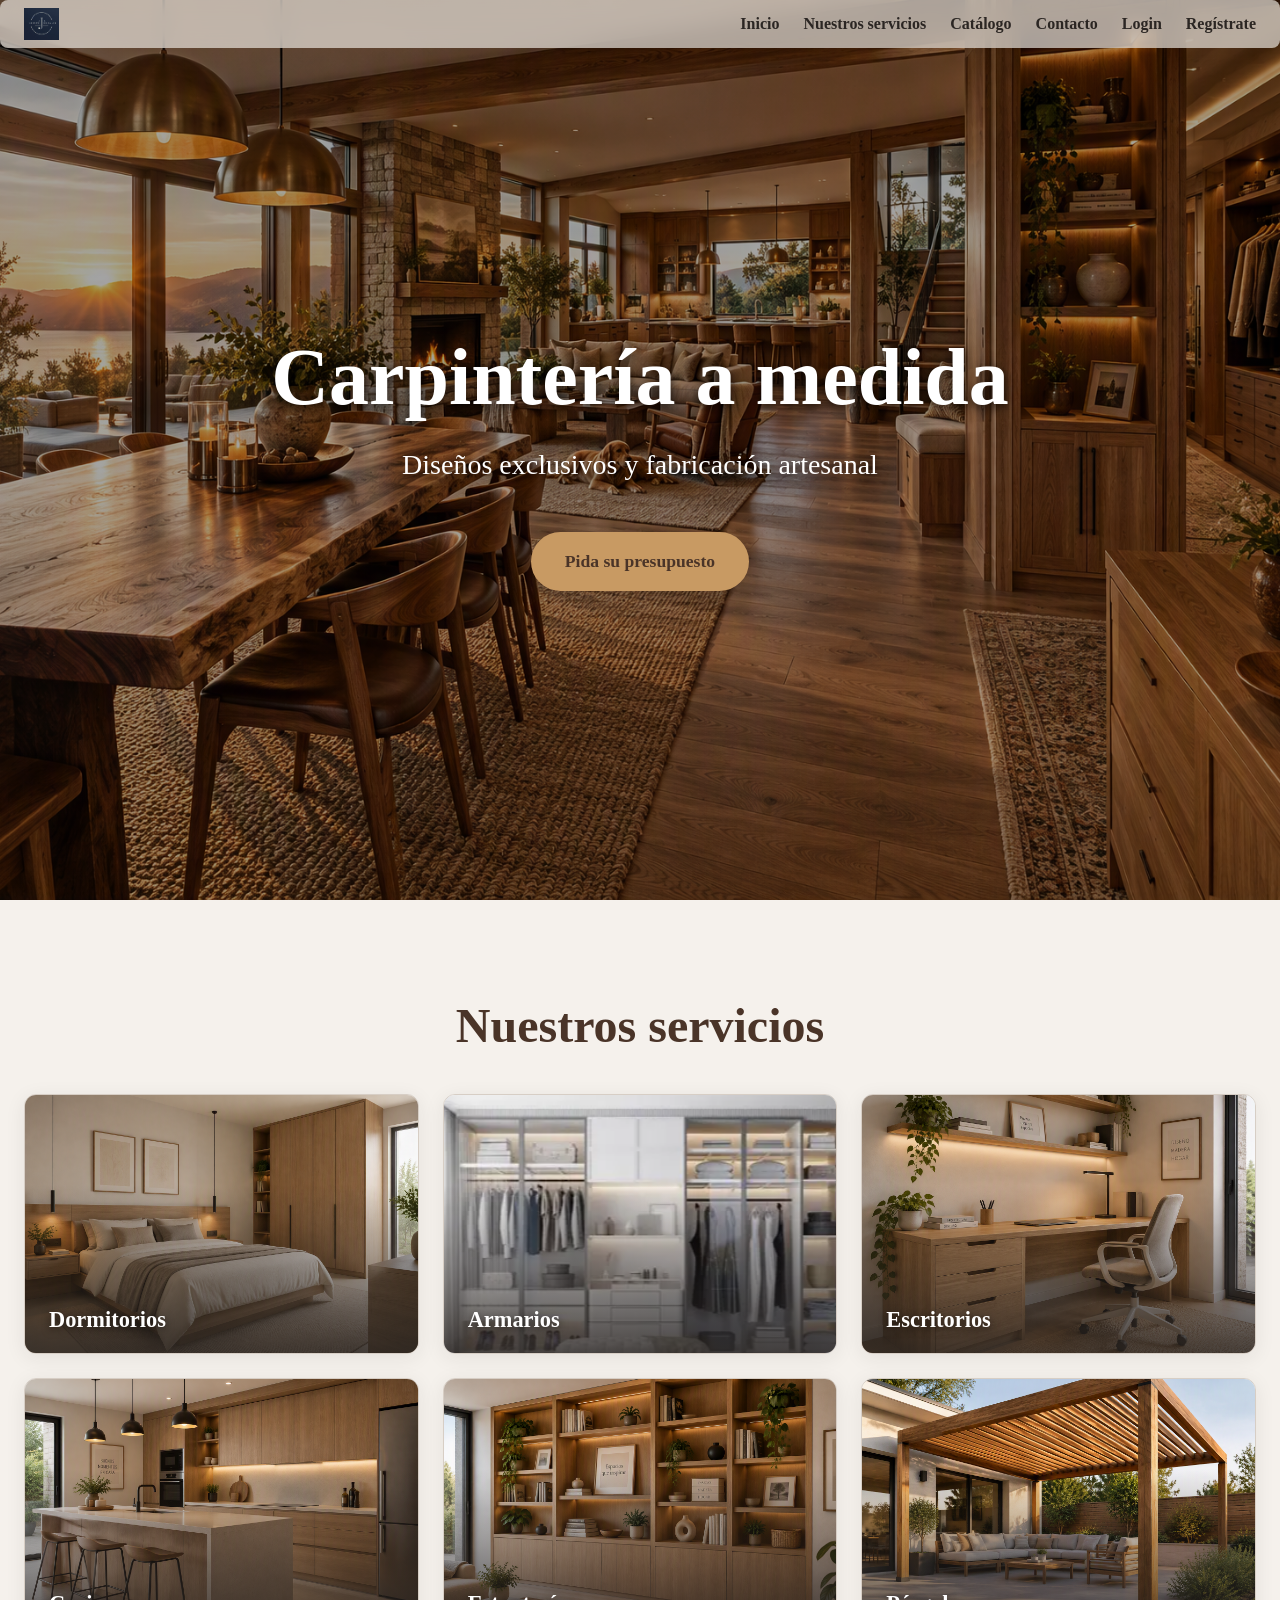
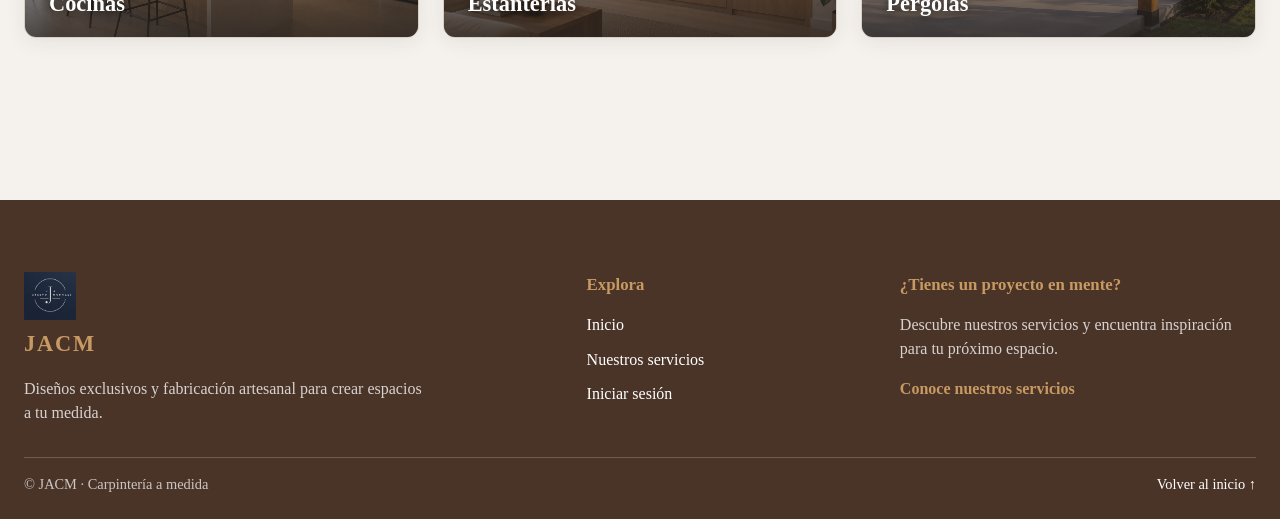
<file: index.html>
<!DOCTYPE html>
<html lang="es">
<head>
    <meta charset="UTF-8">
    <meta name="viewport" content="width=device-width, initial-scale=1.0">
    <title>Plantilla base del proyecto</title>
    <link rel="stylesheet" href="styles.css">
    <link rel="stylesheet" href="inicio.css">
</head>
<body>
    <header>
        <div class="contenedor-logo">
            <img src="img/Logo_JACM recortado.png" alt="Logo">
        </div>
        <button class="menu-toggle" type="button" aria-label="Abrir menú" aria-expanded="false" aria-controls="menu-principal">
            <span></span>
            <span></span>
            <span></span>
        </button>
        <nav class="contenedor-navegacion" id="menu-principal" aria-label="Navegación principal">
            <a href="index.html">Inicio</a>
            <a href="#servicios">Nuestros servicios</a>
            <a href="catalogo">Catálogo</a>
            <a href="#contacto">Contacto</a>
            <a href="login.html">Login</a>
            <a href="registro.html">Regístrate</a>
        </nav>
    </header>
    <div class="contenedor-hero" id="inicio">
        <p>Carpintería a medida
            <span>Diseños exclusivos y fabricación artesanal</span>
        </p>
        <button class="btn-principal" id="btn-pedir-presupuesto">Pida su presupuesto</button>
    </div>

    <section class="seccion-servicios" id="servicios">
        <h2>Nuestros servicios</h2>
        <div class="contenedor-servicios">
            <article class="card-servicio">
                <img src="img/dormitorio1.png" alt="Dormitorio de madera a medida">
                <h3>Dormitorios</h3>
            </article>
            <article class="card-servicio">
                <img src="img/armario1.png" alt="Armario de madera a medida">
                <h3>Armarios</h3>
            </article>
            <article class="card-servicio">
                <img src="img/escritorio1.png" alt="Escritorio de madera a medida">
                <h3>Escritorios</h3>
            </article>
            <article class="card-servicio">
                <img src="img/cocina1.png" alt="Cocina de madera a medida">
                <h3>Cocinas</h3>
            </article>
            <article class="card-servicio">
                <img src="img/estanteria1.png" alt="Estantería de madera a medida">
                <h3>Estanterías</h3>
            </article>
            <article class="card-servicio">
                <img src="img/pergola1.png" alt="Pérgola de madera a medida">
                <h3>Pérgolas</h3>
            </article>
        </div>
    </section>

    <footer class="pie-pagina" id="contacto">
        <div class="pie-pagina-contenido">
            <section class="pie-pagina-marca" aria-label="JACM Carpintería a medida">
                <a class="pie-pagina-logo" href="#inicio" aria-label="JACM, volver al inicio">
                    <img src="img/Logo_JACM recortado.png" alt="JACM">
                </a>
                <h2 class="pie-pagina-nombre">JACM</h2>
                <p>Diseños exclusivos y fabricación artesanal para crear espacios a tu medida.</p>
            </section>

            <nav class="pie-pagina-enlaces" aria-label="Enlaces del pie de página">
                <h2>Explora</h2>
                <ul>
                    <li><a href="#inicio">Inicio</a></li>
                    <li><a href="#servicios">Nuestros servicios</a></li>
                    <li><a href="login.html">Iniciar sesión</a></li>
                </ul>
            </nav>

            <section class="pie-pagina-contacto" aria-labelledby="pie-pagina-contacto-titulo">
                <h2 id="pie-pagina-contacto-titulo">¿Tienes un proyecto en mente?</h2>
                <p>Descubre nuestros servicios y encuentra inspiración para tu próximo espacio.</p>
                <a href="#servicios">Conoce nuestros servicios</a>
            </section>
        </div>
        <div class="pie-pagina-base">
            <p>© JACM · Carpintería a medida</p>
            <a href="#inicio">Volver al inicio ↑</a>
        </div>
    </footer>

    <script src="script.js"></script>
</body>
</html>
</file>
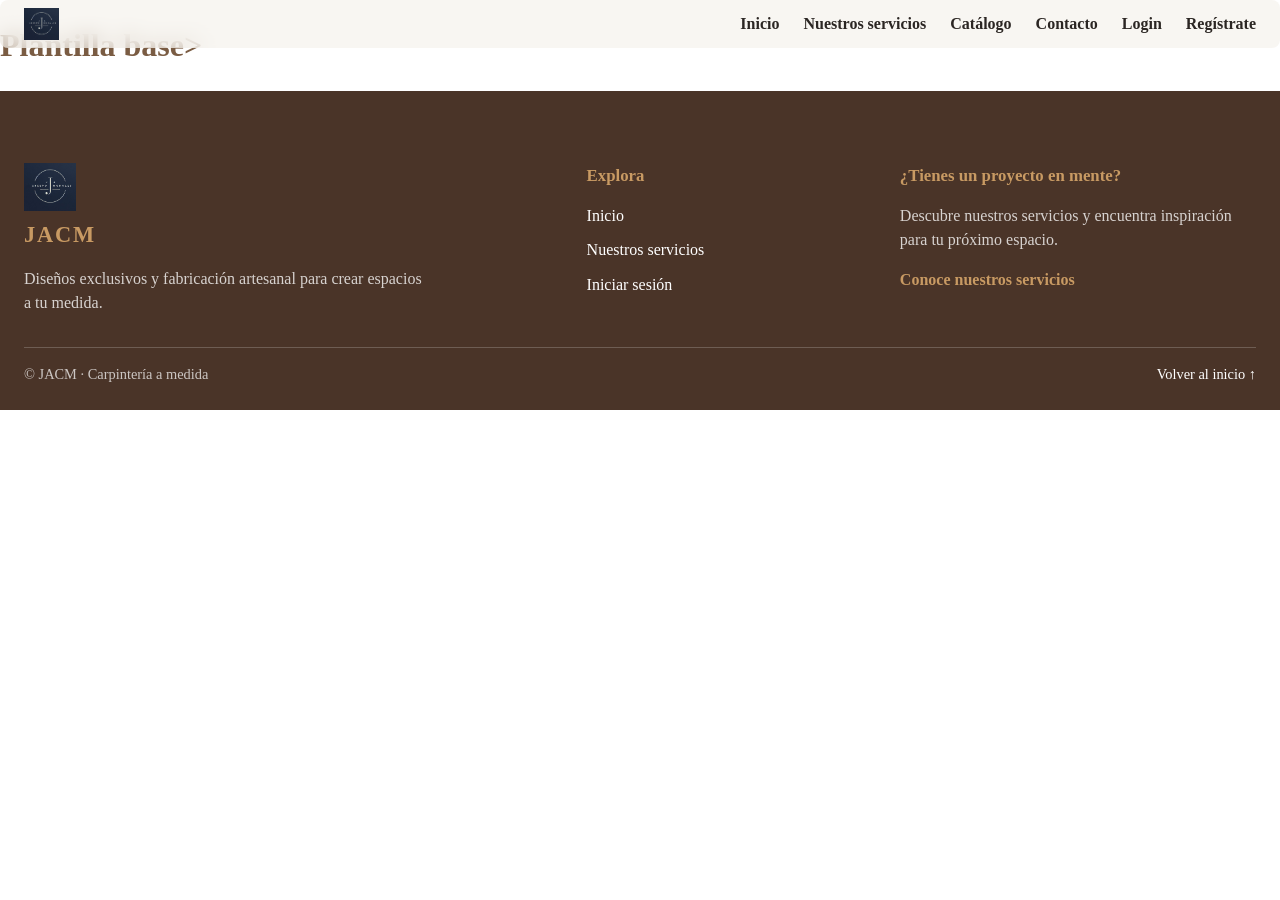
<file: base.html>
<!DOCTYPE html>
<html lang="es">
<head>
    <meta charset="UTF-8">
    <meta name="viewport" content="width=device-width, initial-scale=1.0">
    <title>Plantilla base del proyecto</title>
    <link rel="stylesheet" href="styles.css">
</head>
<body>
    <header>
        <div class="contenedor-logo">
            <img src="img/Logo_JACM recortado.png" alt="Logo">
        </div>
        <button class="menu-toggle" type="button" aria-label="Abrir menú" aria-expanded="false" aria-controls="menu-principal">
            <span></span>
            <span></span>
            <span></span>
        </button>
        <nav class="contenedor-navegacion" id="menu-principal" aria-label="Navegación principal">
            <a href="index.html">Inicio</a>
            <a href="#servicios">Nuestros servicios</a>
            <a href="catalogo">Catálogo</a>
            <a href="#contacto">Contacto</a>
            <a href="login.html">Login</a>
            <a href="registro.html">Regístrate</a>
        </nav>
    </header>
    <div >
       <h1>Plantilla base></h1>
    </div>

    <!-- =============================-->
    <!-- =======CONTENIDO WEB ========-->
    <!-- =============================-->


    <footer class="pie-pagina" id="contacto">
        <div class="pie-pagina-contenido">
            <section class="pie-pagina-marca" aria-label="JACM Carpintería a medida">
                <a class="pie-pagina-logo" href="#inicio" aria-label="JACM, volver al inicio">
                    <img src="img/Logo_JACM recortado.png" alt="JACM">
                </a>
                <h2 class="pie-pagina-nombre">JACM</h2>
                <p>Diseños exclusivos y fabricación artesanal para crear espacios a tu medida.</p>
            </section>

            <nav class="pie-pagina-enlaces" aria-label="Enlaces del pie de página">
                <h2>Explora</h2>
                <ul>
                    <li><a href="#inicio">Inicio</a></li>
                    <li><a href="#servicios">Nuestros servicios</a></li>
                    <li><a href="login.html">Iniciar sesión</a></li>
                </ul>
            </nav>

            <section class="pie-pagina-contacto" aria-labelledby="pie-pagina-contacto-titulo">
                <h2 id="pie-pagina-contacto-titulo">¿Tienes un proyecto en mente?</h2>
                <p>Descubre nuestros servicios y encuentra inspiración para tu próximo espacio.</p>
                <a href="#servicios">Conoce nuestros servicios</a>
            </section>
        </div>
        <div class="pie-pagina-base">
            <p>© JACM · Carpintería a medida</p>
            <a href="#inicio">Volver al inicio ↑</a>
        </div>
    </footer>

    <script src="script.js"></script>
</body>
</html>
</file>
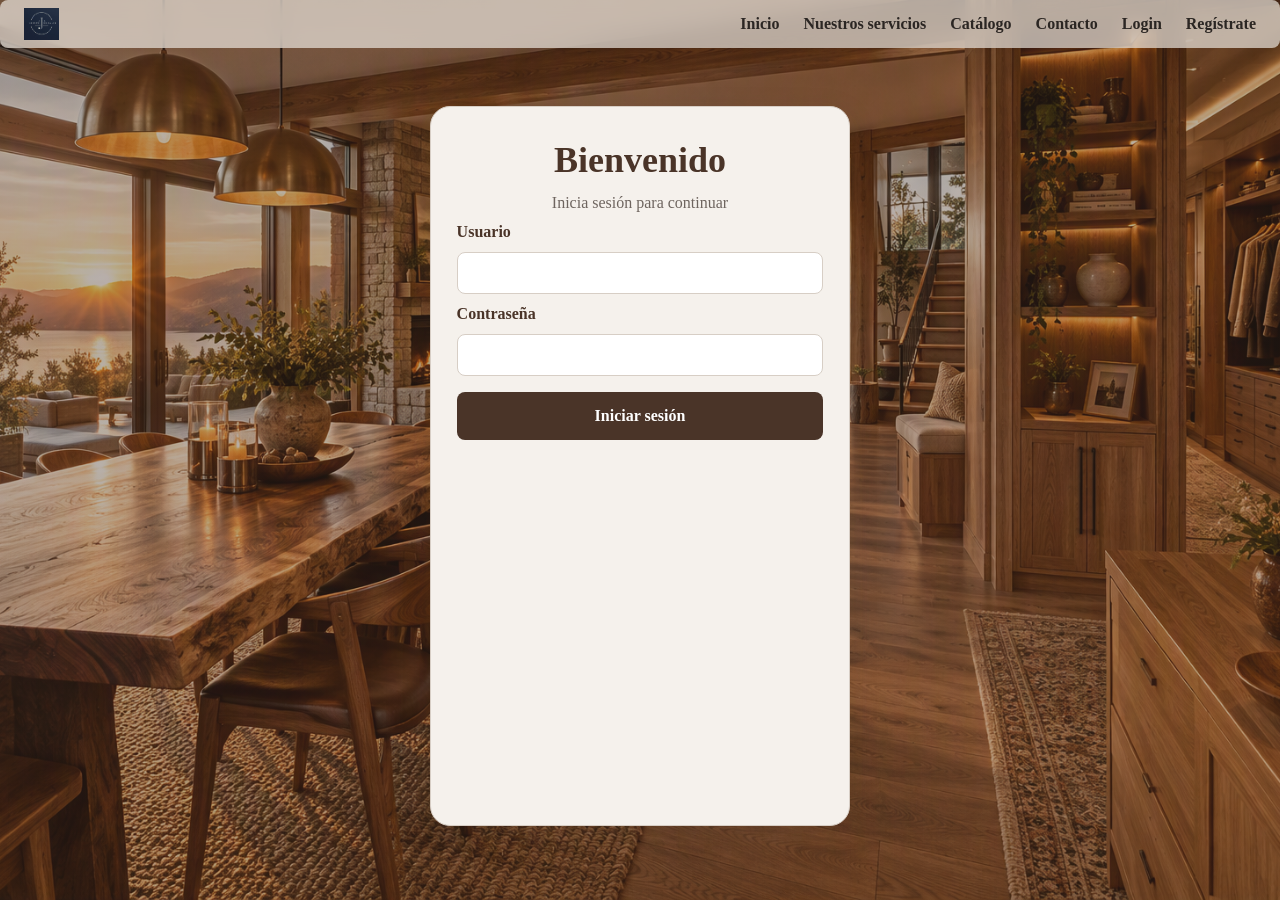
<file: login.html>
<!DOCTYPE html>
<html lang="es">
<head>
    <meta charset="UTF-8">
    <meta name="viewport" content="width=device-width, initial-scale=1.0">
    <title>Iniciar sesión</title>
    <link rel="stylesheet" href="styles.css">
    <link rel="stylesheet" href="login.css">
</head>
<body>
    <header>
        <div class="contenedor-logo">
            <img src="img/Logo_JACM recortado.png" alt="Logo">
        </div>
        <button class="menu-toggle" type="button" aria-label="Abrir menú" aria-expanded="false" aria-controls="menu-principal">
            <span></span>
            <span></span>
            <span></span>
        </button>
        <nav class="contenedor-navegacion" id="menu-principal" aria-label="Navegación principal">
            <a href="index.html">Inicio</a>
            <a href="index.html#servicios">Nuestros servicios</a>
            <a href="#catalogo">Catálogo</a>
            <a href="index.html#contacto">Contacto</a>
            <a href="login.html">Login</a>
            <a href="#registro">Regístrate</a>
        </nav>
    </header>
    <main class="login-main">
        <section class="login-card" aria-labelledby="login-title">
            <h1 id="login-title">Bienvenido</h1>
            <p class="login-intro">Inicia sesión para continuar</p>
            <form action="#" method="post">
                <div class="campo-login">
                    <label for="usuario">Usuario</label>
                    <input
                        type="text"
                        id="usuario"
                        name="usuario"
                        autocomplete="username"
                        required
                    >
                </div>
                <div class="campo-login">
                    <label for="contrasena">Contraseña</label>
                    <input
                        type="password"
                        id="contrasena"
                        name="contrasena"
                        autocomplete="current-password"
                        required
                    >
                </div>
                <button class="btn-login" type="submit">Iniciar sesión</button>
            </form>
        </section>
    </main>
    <script src="script.js"></script>
    
</body>
</html>
</file>
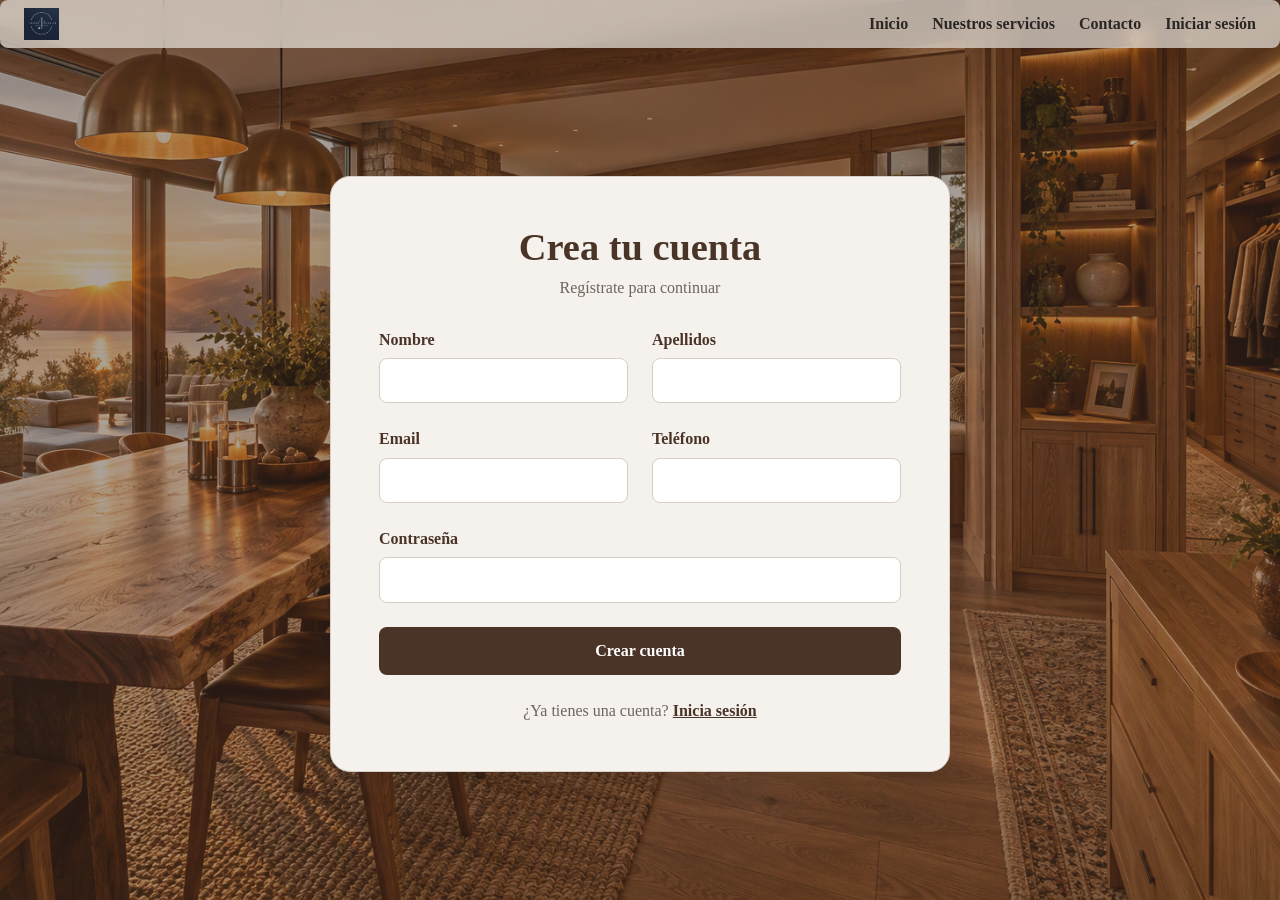
<file: registro.html>
<!DOCTYPE html>
<html lang="es">
<head>
    <meta charset="UTF-8">
    <meta name="viewport" content="width=device-width, initial-scale=1.0">
    <title>Crear cuenta | JACM</title>
    <link rel="stylesheet" href="styles.css">
    <link rel="stylesheet" href="registro.css">
</head>
<body>
    <header>
        <div class="contenedor-logo">
            <img src="img/Logo_JACM recortado.png" alt="Logo">
        </div>
        <button class="menu-toggle" type="button" aria-label="Abrir menú" aria-expanded="false" aria-controls="menu-principal">
            <span></span><span></span><span></span>
        </button>
        <nav class="contenedor-navegacion" id="menu-principal" aria-label="Navegación principal">
            <a href="index.html">Inicio</a>
            <a href="index.html#servicios">Nuestros servicios</a>
            <a href="index.html#contacto">Contacto</a>
            <a href="login.html">Iniciar sesión</a>
        </nav>
    </header>
    <main class="registro-main">
        <section class="registro-card" aria-labelledby="registro-titulo">
            <h1 id="registro-titulo">Crea tu cuenta</h1>
            <p>Regístrate para continuar</p>
            <form action="#" method="post">
                <div class="registro-campos">
                    <div class="campo-registro">
                        <label for="nombre">Nombre</label>
                        <input id="nombre" name="nombre" type="text" autocomplete="given-name" required>
                    </div>
                    <div class="campo-registro">
                        <label for="apellidos">Apellidos</label>
                        <input id="apellidos" name="apellidos" type="text" autocomplete="family-name" required>
                    </div>
                    <div class="campo-registro">
                        <label for="email">Email</label>
                        <input id="email" name="email" type="email" autocomplete="email" required>
                    </div>
                    <div class="campo-registro">
                        <label for="telefono">Teléfono</label>
                        <input id="telefono" name="telefono" type="tel" autocomplete="tel" required>
                    </div>
                    <div class="campo-registro campo-registro-completo">
                        <label for="contrasena">Contraseña</label>
                        <input id="contrasena" name="contrasena" type="password" autocomplete="new-password" minlength="8" required>
                    </div>
                </div>
                <button class="btn-registro" type="submit">Crear cuenta</button>
            </form>
            <p class="registro-login">¿Ya tienes una cuenta? <a href="login.html">Inicia sesión</a></p>
        </section>
    </main>
    <script src="script.js"></script>
</body>
</html>
</file>
<file: styles.css>
/* ================================================= */
/* VARIABLES GLOBALES */
/* ================================================= */

:root {

    /* Colores principales */
    --color-primary: #4A3428;      /* Nogal oscuro */
    --color-secondary: #7A5C43;    /* Roble tostado */
    --color-accent: #C89A63;       /* Dorado madera */

    /* Fondos */
    --color-bg: #F5F1EC;           /* Marfil cálido */
    --color-surface: #FFFFFF;      /* Tarjetas */
    --color-surface-alt: #EAE3DB;  /* Bloques alternativos */

    /* Texto */
    --color-text: #2B2623;         /* Texto principal */
    --color-text-light: #6E655F;   /* Texto secundario */

    /* Estados */
    --color-success: #597356;
    --color-warning: #C89A63;
    --color-error: #A14E4E;

    /* Bordes */
    --color-border: #D7CEC5;

    /* Sombras */
    --shadow-soft: 0 4px 20px rgba(43, 38, 35, 0.08);
    --shadow-medium: 0 8px 30px rgba(43, 38, 35, 0.12);

    /* Radios */
    --radius-sm: 8px;
    --radius-md: 12px;
    --radius-lg: 20px;

    /* Transiciones */
    --transition: 0.3s ease;

    /* Espacios*/
    --spacing-xs: 0.5rem;
    --spacing-sm: 1rem;
    --spacing-md: 1.5rem;
    --spacing-lg: 2rem;

    --max-width: 1400px;
}

/* ================================================= */
/* RESET */
/* ================================================= */

*,
*::before,
*::after {
    box-sizing: border-box;
}

/* ================================================= */
/* DOCUMENTO */
/* ================================================= */

html,
body {
    width: 100%;
    max-width: 100%;
    margin: 0;
    padding: 0;
    overflow-x: hidden;
}

/* ================================================= */
/* BODY */
/* ================================================= */

body {
    font-family: var(--font-primary);
    color: var(--color-secondary);
    background-color: #ffffff;
    line-height: 1.5;
}


/* ================================================= */
/* ELEMENTOS */
/* ================================================= */

header {
    min-height: 2.5rem;
    width: 100%;
    background-color: rgba(245, 241, 236, 0.65);
    backdrop-filter: blur(10px);
    -webkit-backdrop-filter: blur(10px);
    display: flex;
    align-items: center;
    justify-content: space-between;
    padding: var(--spacing-xs) var(--spacing-md);
    position: fixed;
    top: 0;
    left: 0;
    z-index: 10;
    border-radius: var(--radius-sm);
    transition: min-height var(--transition), background-color var(--transition);
}

header.scrolled {
    min-height: 3rem;
    background-color: rgba(74, 52, 40, 0.85);
}

header.scrolled .contenedor-navegacion a {
    color: var(--color-surface);
}

.contenedor-logo {
    height: 2rem;
    
    
}

.contenedor-logo img {
    width: 100%;
    height: 100%;
    object-fit: contain;
}

.menu-toggle {
    display: none;
    width: 2.75rem;
    height: 2.75rem;
    padding: 0.65rem;
    border: 1px solid var(--color-border);
    border-radius: var(--radius-sm);
    background: var(--color-surface);
    cursor: pointer;
}

.menu-toggle span {
    display: block;
    height: 2px;
    margin: 4px 0;
    border-radius: 2px;
    background-color: var(--color-primary);
}

.menu-toggle:focus-visible {
    outline: 3px solid var(--color-accent);
    outline-offset: 3px;
}

.contenedor-navegacion {
    display: flex;
    align-items: center;
    gap: var(--spacing-md);
}

.contenedor-navegacion a {
    position: relative;
    white-space: nowrap;
    color: var(--color-text);
    font-weight: 900;
    text-decoration: none;
}

.contenedor-navegacion a::after {
    content: "";
    position: absolute;
    left: 0;
    bottom: -0.2rem;
    width: 100%;
    height: 2px;
    background-color: currentColor;
    transform: scaleX(0);
    transform-origin: left;
    transition: transform var(--transition);
}

.contenedor-navegacion a:hover::after {
    transform: scaleX(1);
}




.pie-pagina {
    padding: clamp(2.5rem, 6vw, 4.5rem) var(--spacing-md) var(--spacing-md);
    background-color: var(--color-primary);
    color: var(--color-surface);
}

.pie-pagina-contenido,
.pie-pagina-base {
    width: min(100%, var(--max-width));
    margin: 0 auto;
}

.pie-pagina-contenido {
    display: grid;
    grid-template-columns: minmax(0, 1.4fr) minmax(140px, 0.7fr) minmax(220px, 1fr);
    gap: clamp(var(--spacing-lg), 5vw, 5rem);
    padding-bottom: var(--spacing-lg);
}

.pie-pagina-logo {
    display: inline-block;
    width: 9rem;
    height: 3rem;
}

.pie-pagina-logo img {
    width: 100%;
    height: 100%;
    object-fit: contain;
    object-position: left center;
}

.pie-pagina-nombre {
    margin: 0;
    color: var(--color-accent);
    font-family: Georgia, "Times New Roman", serif;
    font-size: 1.4rem;
    letter-spacing: 0.08em;
}

.pie-pagina-marca p,
.pie-pagina-contacto p {
    max-width: 25rem;
    margin: var(--spacing-sm) 0 0;
    color: rgba(255, 255, 255, 0.78);
}

.pie-pagina-enlaces h2,
.pie-pagina-contacto h2 {
    margin: 0 0 var(--spacing-sm);
    color: var(--color-accent);
    font-size: 1.05rem;
}

.pie-pagina-enlaces ul {
    display: grid;
    gap: 0.65rem;
    margin: 0;
    padding: 0;
    list-style: none;
}

.pie-pagina a {
    color: var(--color-surface);
    text-decoration: none;
    transition: color var(--transition);
}

.pie-pagina a:hover {
    color: var(--color-accent);
}

.pie-pagina a:focus-visible {
    outline: 2px solid var(--color-accent);
    outline-offset: 4px;
}

.pie-pagina-contacto > a {
    display: inline-block;
    margin-top: var(--spacing-sm);
    color: var(--color-accent);
    font-weight: 700;
}

.pie-pagina-base {
    display: flex;
    align-items: center;
    justify-content: space-between;
    gap: var(--spacing-sm);
    padding-top: var(--spacing-sm);
    border-top: 1px solid rgba(255, 255, 255, 0.2);
    color: rgba(255, 255, 255, 0.72);
    font-size: 0.9rem;
}

.pie-pagina-base p {
    margin: 0;
}

@media (max-width: 800px) {
    header {
        flex-wrap: wrap;
    }

    .menu-toggle {
        display: block;
        margin-left: auto;
    }

    header .contenedor-navegacion {
        position: absolute;
        top: 100%;
        right: 0;
        left: 0;
        display: none;
        align-items: stretch;
        flex-direction: column;
        gap: 0;
        padding: 0.5rem var(--spacing-md) var(--spacing-md);
        background-color: var(--color-bg);
        box-shadow: var(--shadow-medium);
    }

    header .contenedor-navegacion.is-open {
        display: flex;
    }

    header .contenedor-navegacion a {
        padding: 0.75rem 0;
    }

    header.scrolled .contenedor-navegacion {
        background-color: var(--color-primary);
    }

    .contenedor-servicios {
        grid-template-columns: repeat(2, minmax(0, 1fr));
    }

    .pie-pagina-contenido {
        grid-template-columns: repeat(2, minmax(0, 1fr));
    }

    .pie-pagina-marca {
        grid-column: 1 / -1;
    }
}

@media (max-width: 520px) {
    .contenedor-servicios {
        grid-template-columns: 1fr;
    }

    .pie-pagina-contenido {
        grid-template-columns: 1fr;
        gap: var(--spacing-lg);
    }

    .pie-pagina-marca {
        grid-column: auto;
    }

    .pie-pagina-base {
        align-items: flex-start;
        flex-direction: column;
    }
}
</file>
<file: inicio.css>
.contenedor-hero {
    height: 100vh;
    display: grid;
    align-content: center;
    justify-content: center;
    justify-items: center;
    gap: var(--spacing-md);
    background-image: linear-gradient(rgba(0, 0, 0, 0.35), rgba(0, 0, 0, 0.35)), url(img/madera1.png);
    background-size: cover; /* ocupa todo el div */
    background-repeat: no-repeat; /* no se repite */
    background-position: center; /* centrada */
}

.contenedor-hero p {
    max-width: 1000px;
    margin: 0;
    padding: var(--spacing-md);
    color: var(--color-surface);
    font-family: Georgia, "Times New Roman", serif;
    font-size: clamp(2.5rem, 7vw, 5rem);
    font-weight: 700;
    line-height: 1.1;
    text-align: center;
    text-shadow: 0 3px 12px rgba(0, 0, 0, 0.8);
}

.contenedor-hero p span {
    display: block;
    margin-top: var(--spacing-md);
    font-family: var(--font-primary);
    font-size: clamp(1.1rem, 2.5vw, 1.75rem);
    font-weight: 500;
    line-height: 1.4;
}

.btn-principal {
    padding: 0.9rem 2rem;
    border: 2px solid var(--color-accent);
    border-radius: 999px;
    background-color: var(--color-accent);
    color: var(--color-primary);
    font: inherit;
    font-size: 1.1rem;
    font-weight: 700;
    cursor: pointer;
    box-shadow: var(--shadow-medium);
    transition: transform var(--transition), background-color var(--transition), box-shadow var(--transition);
}

.btn-principal:hover {
    transform: translateY(-3px);
    background-color: var(--color-bg);
    box-shadow: 0 10px 28px rgba(0, 0, 0, 0.3);
}

.btn-principal:focus-visible {
    outline: 3px solid var(--color-surface);
    outline-offset: 4px;
}

.seccion-servicios {
    min-height: 100vh;
    padding: clamp(3rem, 7vw, 6rem) var(--spacing-md);
    background-color: var(--color-bg);
}

.seccion-servicios h2 {
    margin: 0 0 var(--spacing-lg);
    color: var(--color-primary);
    font-family: Georgia, "Times New Roman", serif;
    font-size: clamp(2rem, 4vw, 3rem);
    text-align: center;
}

.contenedor-servicios {
    display: grid;
    grid-template-columns: repeat(3, minmax(0, 1fr));
    gap: var(--spacing-md);
    width: min(100%, var(--max-width));
    margin: 0 auto;
}

.card-servicio {
    position: relative;
    min-height: 260px;
    overflow: hidden;
    border: 1px solid var(--color-border);
    border-radius: var(--radius-md);
    background-color: var(--color-surface);
    box-shadow: var(--shadow-soft);
    isolation: isolate;
    transition: transform var(--transition), box-shadow var(--transition);
}

.card-servicio:hover {
    transform: translateY(-5px);
    box-shadow: var(--shadow-medium);
}

.card-servicio img {
    position: absolute;
    z-index: -2;
    inset: 0;
    width: 100%;
    height: 100%;
    object-fit: cover;
    transition: transform var(--transition);
}

.card-servicio:hover img {
    transform: scale(1.05);
}

.card-servicio::after {
    position: absolute;
    z-index: -1;
    inset: 35% 0 0;
    background: linear-gradient(transparent, rgba(43, 38, 35, 0.82));
    content: "";
}

.card-servicio h3 {
    position: absolute;
    right: var(--spacing-md);
    bottom: var(--spacing-sm);
    left: var(--spacing-md);
    margin: 0;
    color: var(--color-surface);
    font-size: 1.4rem;
    text-shadow: 0 2px 8px rgba(0, 0, 0, 0.6);
}
</file>
<file: login.css>
.login-main {
    min-height: 100vh;
    display: grid;
    place-items: center;
    padding: 4rem var(--spacing-md) var(--spacing-lg);
    background:
        linear-gradient(rgba(74, 52, 40, 0.38), rgba(74, 52, 40, 0.38)),
        url("img/madera1.png") center / cover no-repeat;
}

.login-card {
    width: min(100%, 420px);
    padding: clamp(1.5rem, 2vw, 2.75rem);
    border: 1px solid var(--color-border);
    border-radius: var(--radius-lg);
    background-color: var(--color-bg);
    box-shadow: var(--shadow-medium);
    height: 80vh;
}

.login-card h1 {
    margin: 0;
    color: var(--color-primary);
    font-family: Georgia, "Times New Roman", serif;
    font-size: 2.25rem;
    text-align: center;
}

.login-intro {
    margin:0.3rem;
    color: var(--color-text-light);
    text-align: center;
}

.campo-login {
    display: grid;
    gap: var(--spacing-xs);
    margin-bottom: var(--spacing-xs);
}

.campo-login label {
    color: var(--color-primary);
    font-weight: 700;
    margin-bottom: 0;
}

.campo-login input {
    width: 100%;
    min-height: 1.5rem;
    padding: 0.5rem var(--spacing-sm);
    border: 1px solid var(--color-border);
    border-radius: var(--radius-sm);
    background-color: var(--color-surface);
    color: var(--color-text);
    font: inherit;
    transition: border-color var(--transition), box-shadow var(--transition);
}

.campo-login input:focus {
    border-color: var(--color-secondary);
    outline: none;
    box-shadow: 0 0 0 3px rgba(200, 154, 99, 0.25);
}

.btn-login {
    width: 100%;
    min-height: 3rem;
    margin-top: var(--spacing-xs);
    border: 0;
    border-radius: var(--radius-sm);
    background-color: var(--color-primary);
    color: var(--color-surface);
    font: inherit;
    font-weight: 700;
    cursor: pointer;
    transition: background-color var(--transition), transform var(--transition);
}

.btn-login:hover {
    transform: translateY(-2px);
    background-color: var(--color-secondary);
}

.btn-login:focus-visible {
    outline: 3px solid var(--color-accent);
    outline-offset: 3px;
}
</file>
<file: registro.css>
.registro-main {
    min-height: 100vh;
    display: grid;
    place-items: center;
    padding: 6rem var(--spacing-md) 3rem;
    background: linear-gradient(rgba(74, 52, 40, 0.45), rgba(74, 52, 40, 0.45)),
        url("img/madera1.png") center / cover no-repeat;
}

.registro-card {
    width: min(100%, 620px);
    padding: clamp(1.5rem, 5vw, 3rem);
    border: 1px solid var(--color-border);
    border-radius: var(--radius-lg);
    background: var(--color-bg);
    box-shadow: var(--shadow-medium);
}

.registro-card h1 {
    margin: 0;
    color: var(--color-primary);
    font: 700 clamp(1.8rem, 5vw, 2.4rem) Georgia, "Times New Roman", serif;
    text-align: center;
}

.registro-card > p {
    margin: 0.4rem 0 1.75rem;
    color: var(--color-text-light);
    text-align: center;
}

.registro-campos {
    display: grid;
    grid-template-columns: repeat(2, minmax(0, 1fr));
    gap: var(--spacing-md);
}

.campo-registro {
    display: grid;
    gap: 0.4rem;
}

.campo-registro-completo {
    grid-column: 1 / -1;
}

.campo-registro label {
    color: var(--color-primary);
    font-weight: 700;
}

.campo-registro input {
    width: 100%;
    min-height: 2.8rem;
    padding: 0.6rem 0.75rem;
    border: 1px solid var(--color-border);
    border-radius: var(--radius-sm);
    background: var(--color-surface);
    color: var(--color-text);
    font: inherit;
}

.campo-registro input:focus {
    border-color: var(--color-secondary);
    outline: 3px solid rgba(200, 154, 99, 0.3);
}

.btn-registro {
    width: 100%;
    min-height: 3rem;
    margin-top: var(--spacing-md);
    border: 0;
    border-radius: var(--radius-sm);
    background: var(--color-primary);
    color: var(--color-surface);
    font: inherit;
    font-weight: 700;
    cursor: pointer;
}

.btn-registro:hover {
    background: var(--color-secondary);
}

.btn-registro:focus-visible {
    outline: 3px solid var(--color-accent);
    outline-offset: 3px;
}

.registro-card .registro-login {
    margin: var(--spacing-md) 0 0;
}

.registro-login a {
    color: var(--color-primary);
    font-weight: 700;
}

@media (max-width: 520px) {
    .registro-campos {
        grid-template-columns: 1fr;
    }

    .campo-registro-completo {
        grid-column: auto;
    }
}
</file>
